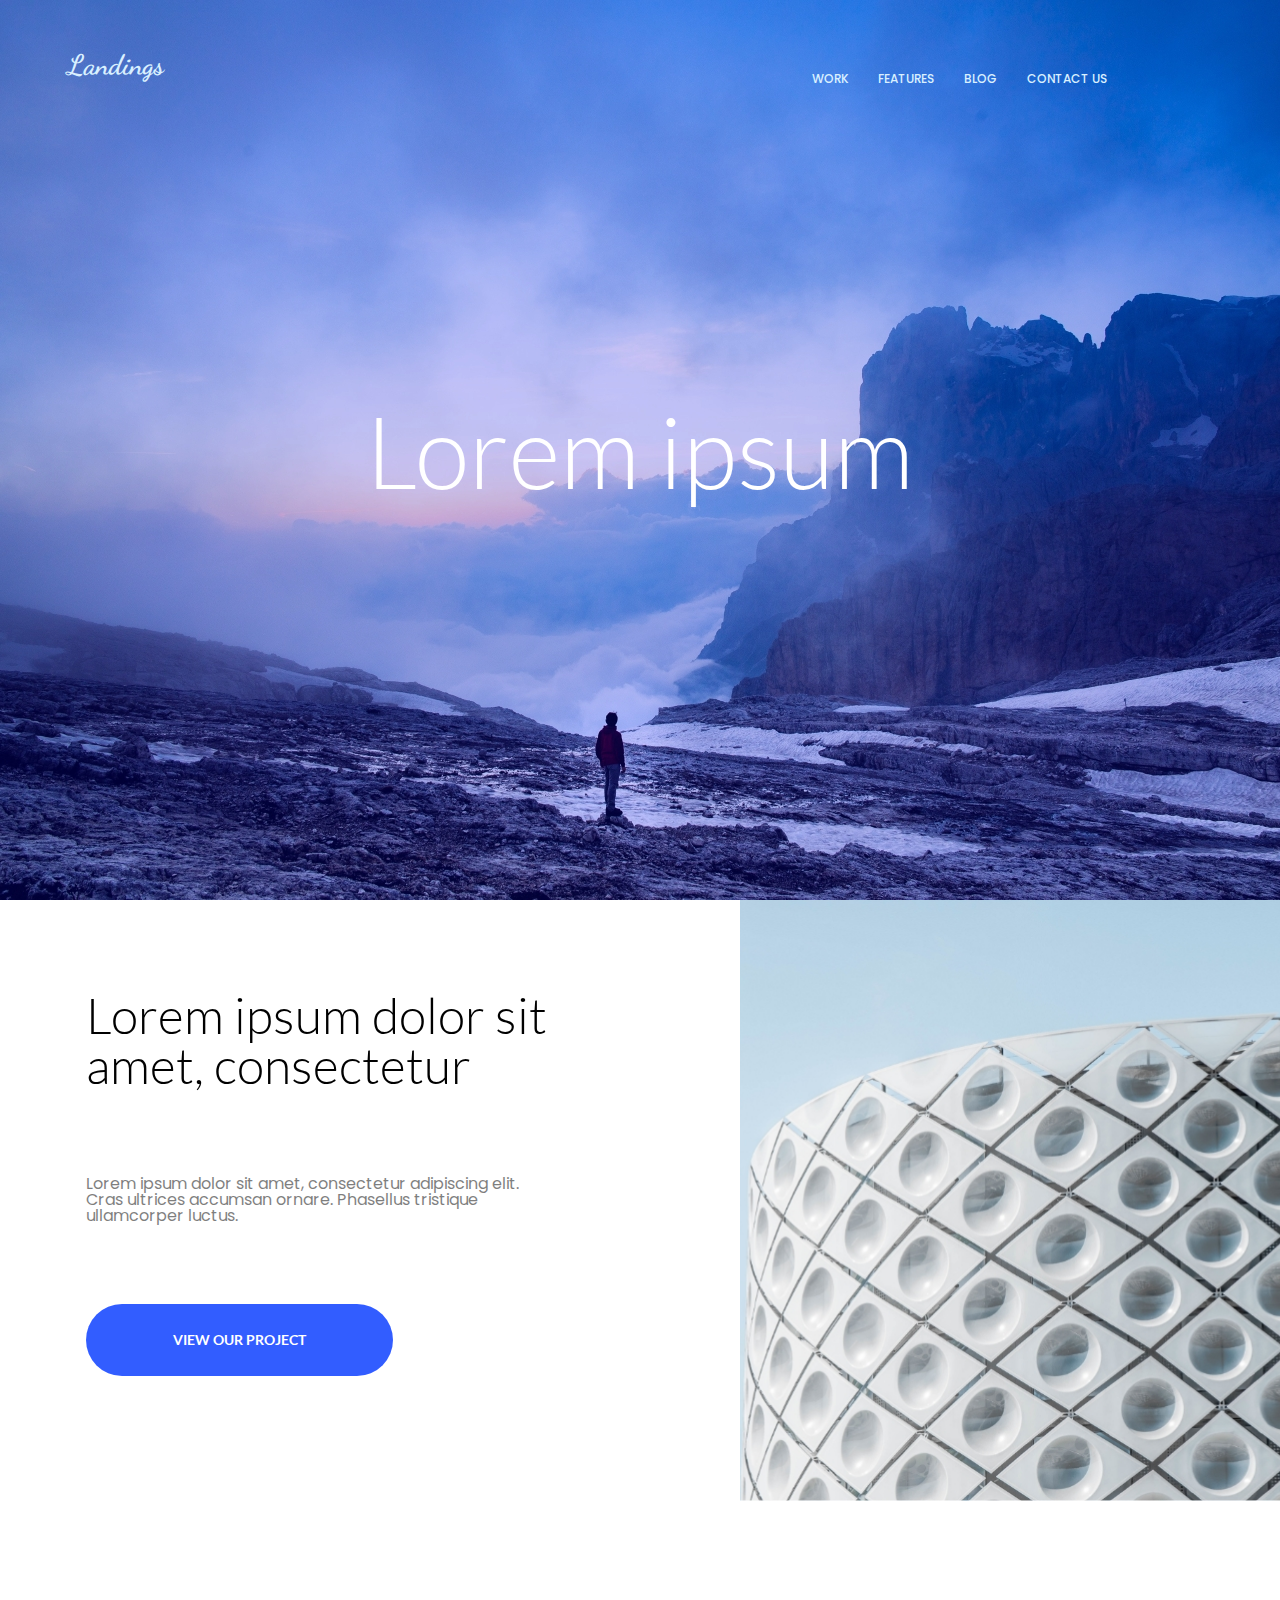
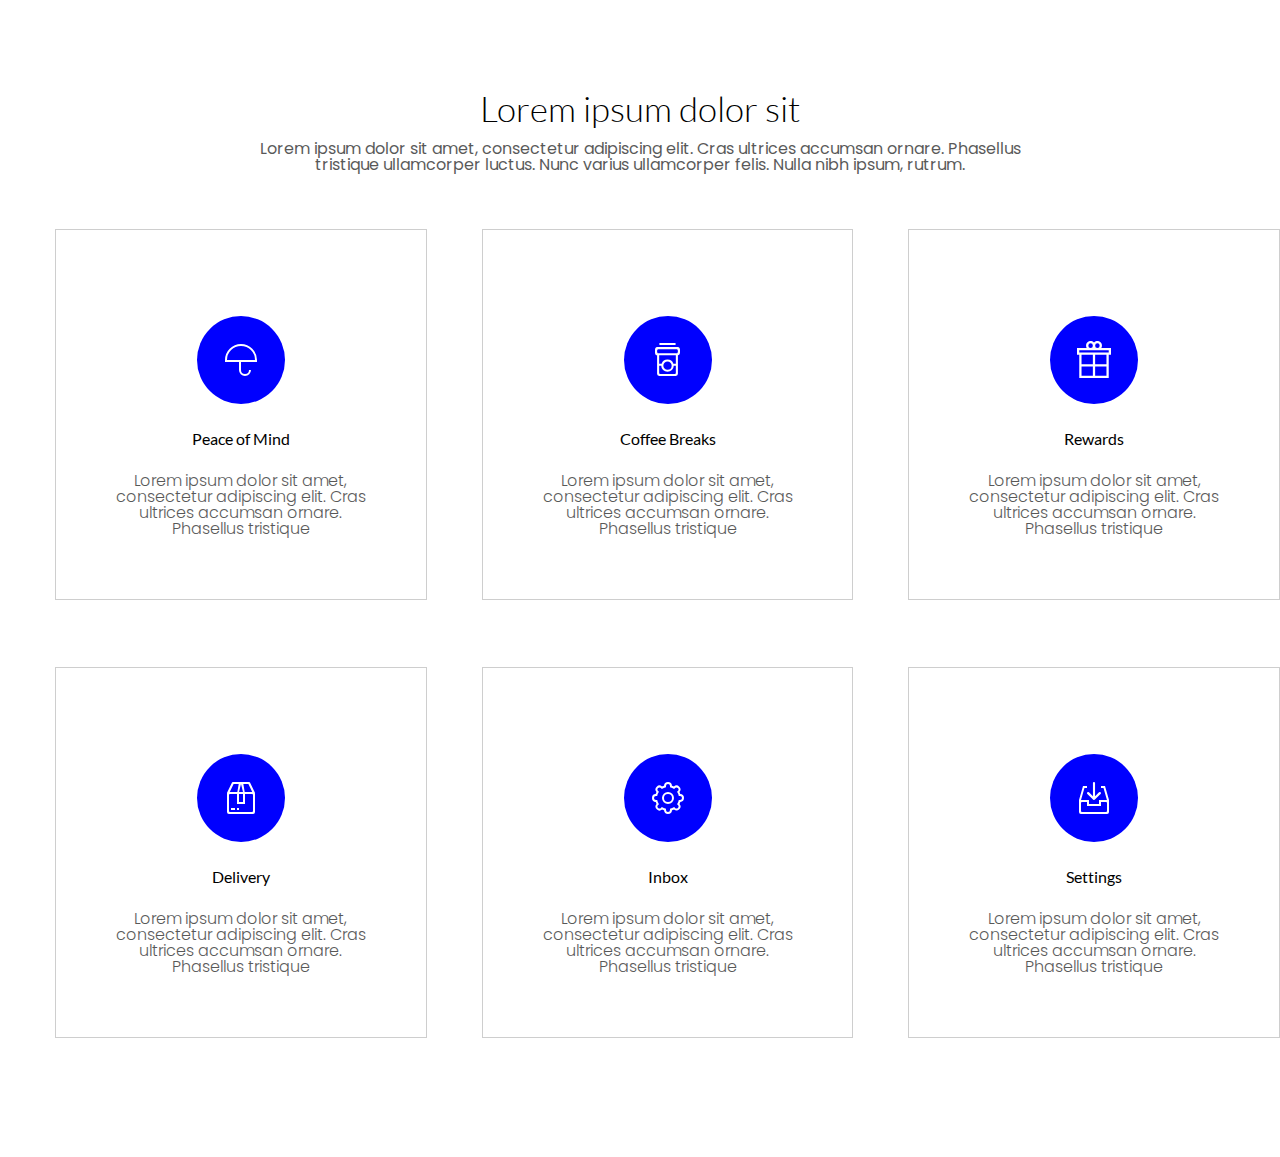
<file: index.html>
<!DOCTYPE html>
<html>
<head>
	<meta charset="utf-8">
	<title> Lesson 8 Monica Tsekvava </title>
	<link rel="stylesheet" type="text/css" href="css/reset.css">
	<link rel="stylesheet" type="text/css" href="css/style.css">
	<link rel="stylesheet" type="text/css" href="fonts/fonts.css">
</head>
<body>
	<header>
		<div class="background">
			<div class="logo">
			<p> Landings </p>
			</div>
			<nav>
			<ul class="list">
				<li class="title">WORK</li>
				<li class="title">FEATURES</li>
				<li class="title">BLOG</li>
				<li class="title">CONTACT US</li>
			</ul>
			</nav>
			<p class="lorem"> Lorem ipsum </p>
		</div>
		
	</header>
	<section>
	<div>
		<div class="box">
			<div class="about">
		<h1 class="wrapper"> Lorem ipsum dolor sit amet, consectetur  </h1>
		<p class ="ab-wrapper"> Lorem ipsum dolor sit amet, consectetur adipiscing elit. Cras ultrices accumsan ornare. Phasellus tristique ullamcorper luctus. </p>
		<p class="bottom"> view our project  </p>
			</div>
		<div class="photo">	</div>
	
	</div>
	</div>
	</section>
	<section>
	<div class="box-wrapp">
		<h2 class="box-wrap"> Lorem ipsum dolor sit </h2>
		<h3 class="about-box"> Lorem ipsum dolor sit amet, consectetur adipiscing elit. Cras ultrices accumsan ornare. Phasellus tristique ullamcorper luctus. Nunc varius ullamcorper felis. Nulla nibh ipsum, rutrum. </h3>
	</div>

		<div class="line-box">
			
				<div class="box1">
				<div class="icon">
				<img src="img/icon1.svg" alt="icon1">
			</div>
			<h3 class="home"> Peace of Mind </h3>
			<p class="home-box"> Lorem ipsum dolor sit amet, consectetur adipiscing elit. Cras ultrices accumsan ornare. Phasellus tristique </p>
			</div>
			
				
			<div class="box1">
				<div class="icon">
				<img src="img/icon2.svg" alt="icon1">
			</div>
			<h3 class="home"> Coffee Breaks </h3>
			<p class="home-box">Lorem ipsum dolor sit amet, consectetur adipiscing elit. Cras ultrices accumsan ornare. Phasellus tristique</p>
			</div>
		
		
			<div class="box1">
				<div class="icon">
				<img src="img/icon3.svg" alt="icon1">
			</div>
			<h3 class="home"> Rewards </h3>
			<p class="home-box">Lorem ipsum dolor sit amet, consectetur adipiscing elit. Cras ultrices accumsan ornare. Phasellus tristique</p>
			</div>
		</div>
		<div class="line-box2">
			
				<div class="box1">
				<div class="icon">
				<img src="img/icon4.svg" alt="icon1">
			</div>
			<h3 class="home"> Delivery </h3>
			<p class="home-box"> Lorem ipsum dolor sit amet, consectetur adipiscing elit. Cras ultrices accumsan ornare. Phasellus tristique </p>
			</div>
			
				
			<div class="box1">
				<div class="icon">
				<img src="img/icon5.svg" alt="icon1">
			</div>
			<h3 class="home"> Inbox </h3>
			<p class="home-box">Lorem ipsum dolor sit amet, consectetur adipiscing elit. Cras ultrices accumsan ornare. Phasellus tristique</p>
			</div>
		
		
			<div class="box1">
				<div class="icon">
				<img  src="img/icon6.svg" alt="icon1">
			</div>
			<h3 class="home"> Settings </h3>
			<p class="home-box">Lorem ipsum dolor sit amet, consectetur adipiscing elit. Cras ultrices accumsan ornare. Phasellus tristique</p>
			</div>
		</div>
</section>
</body>
</html>
</file>
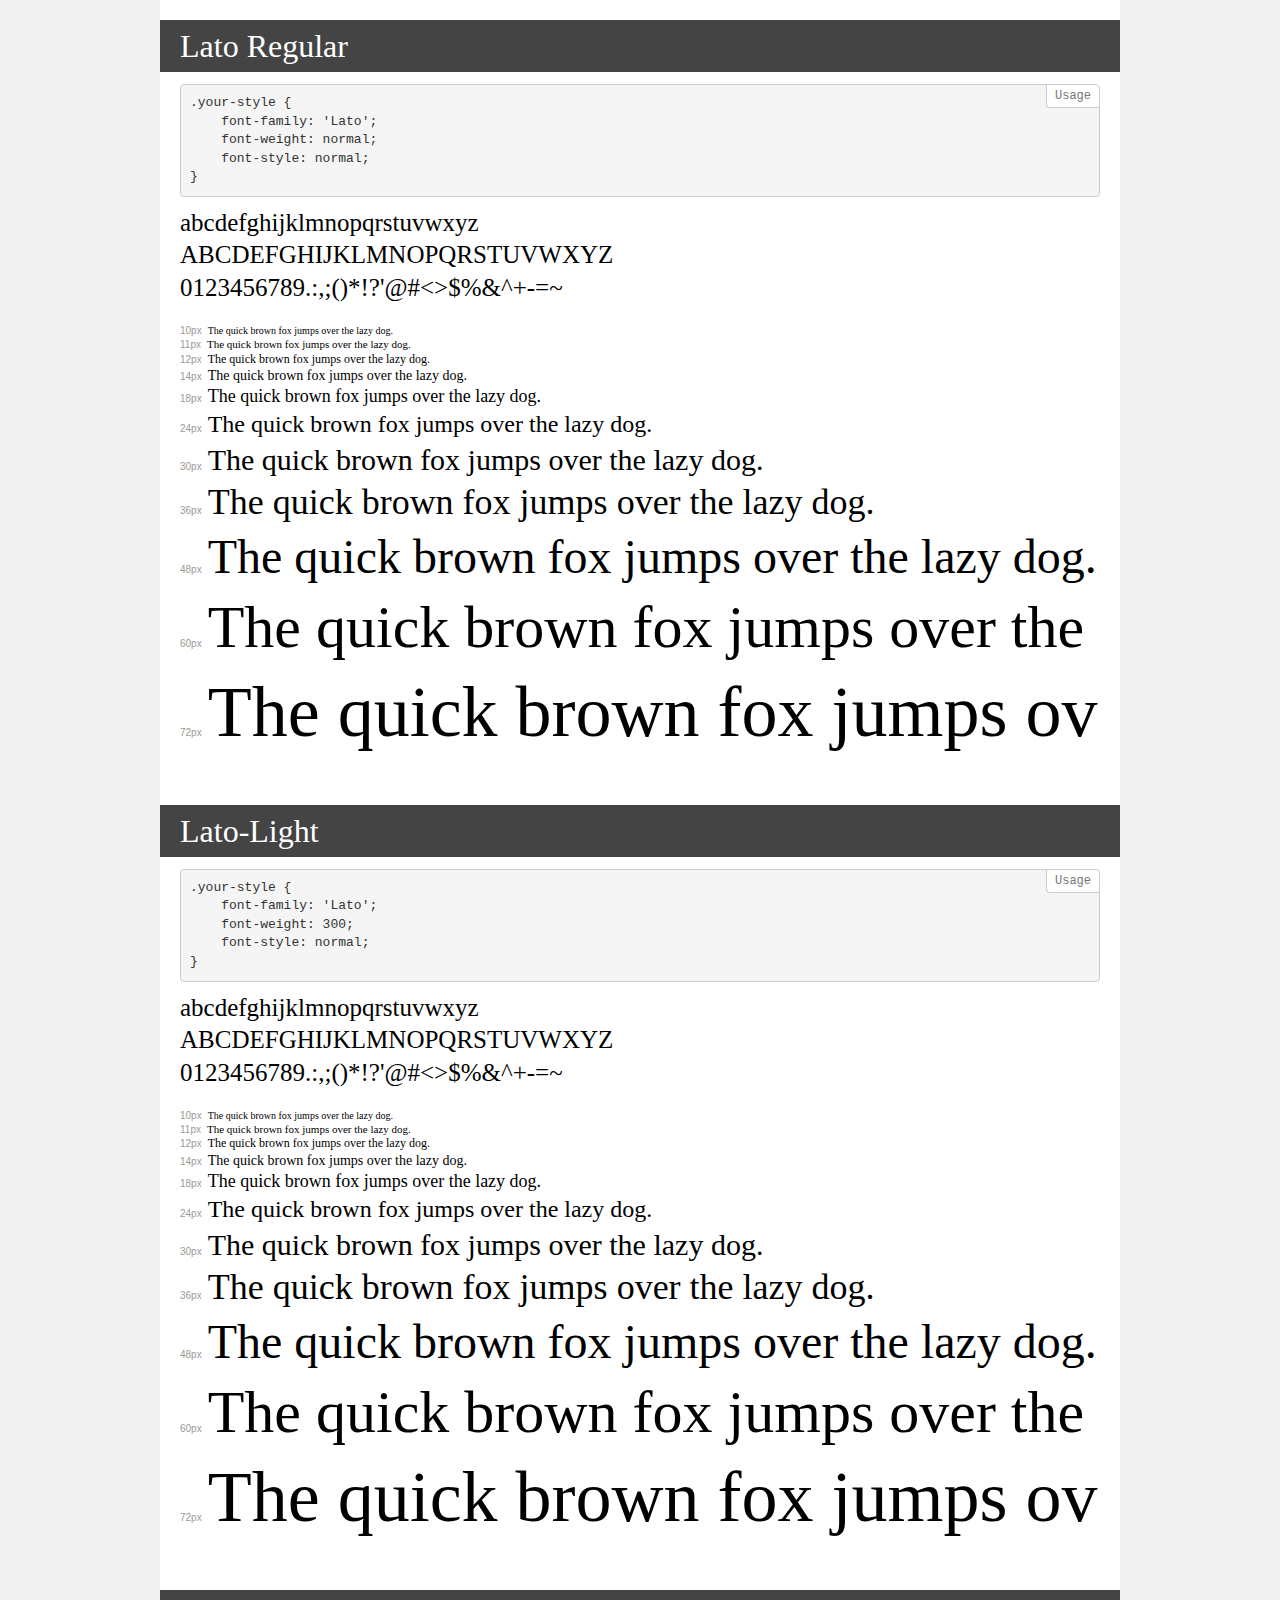
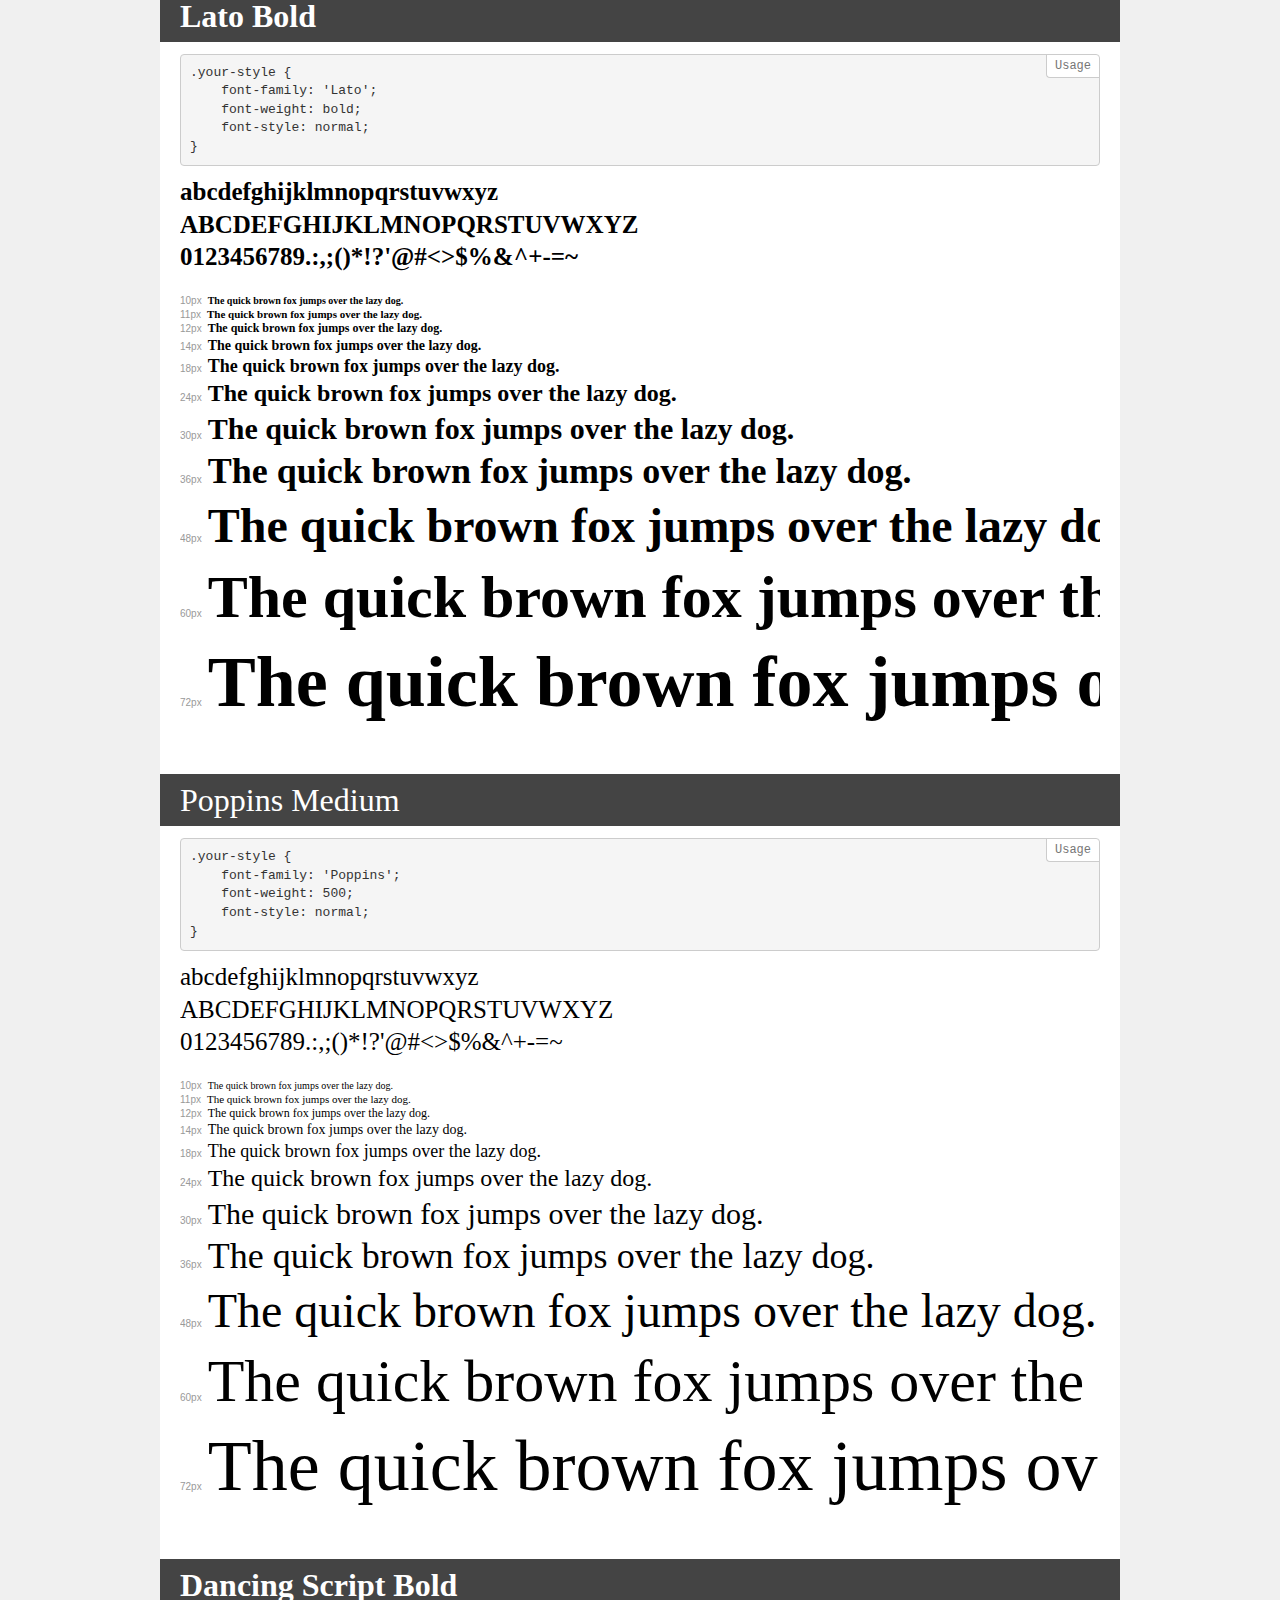
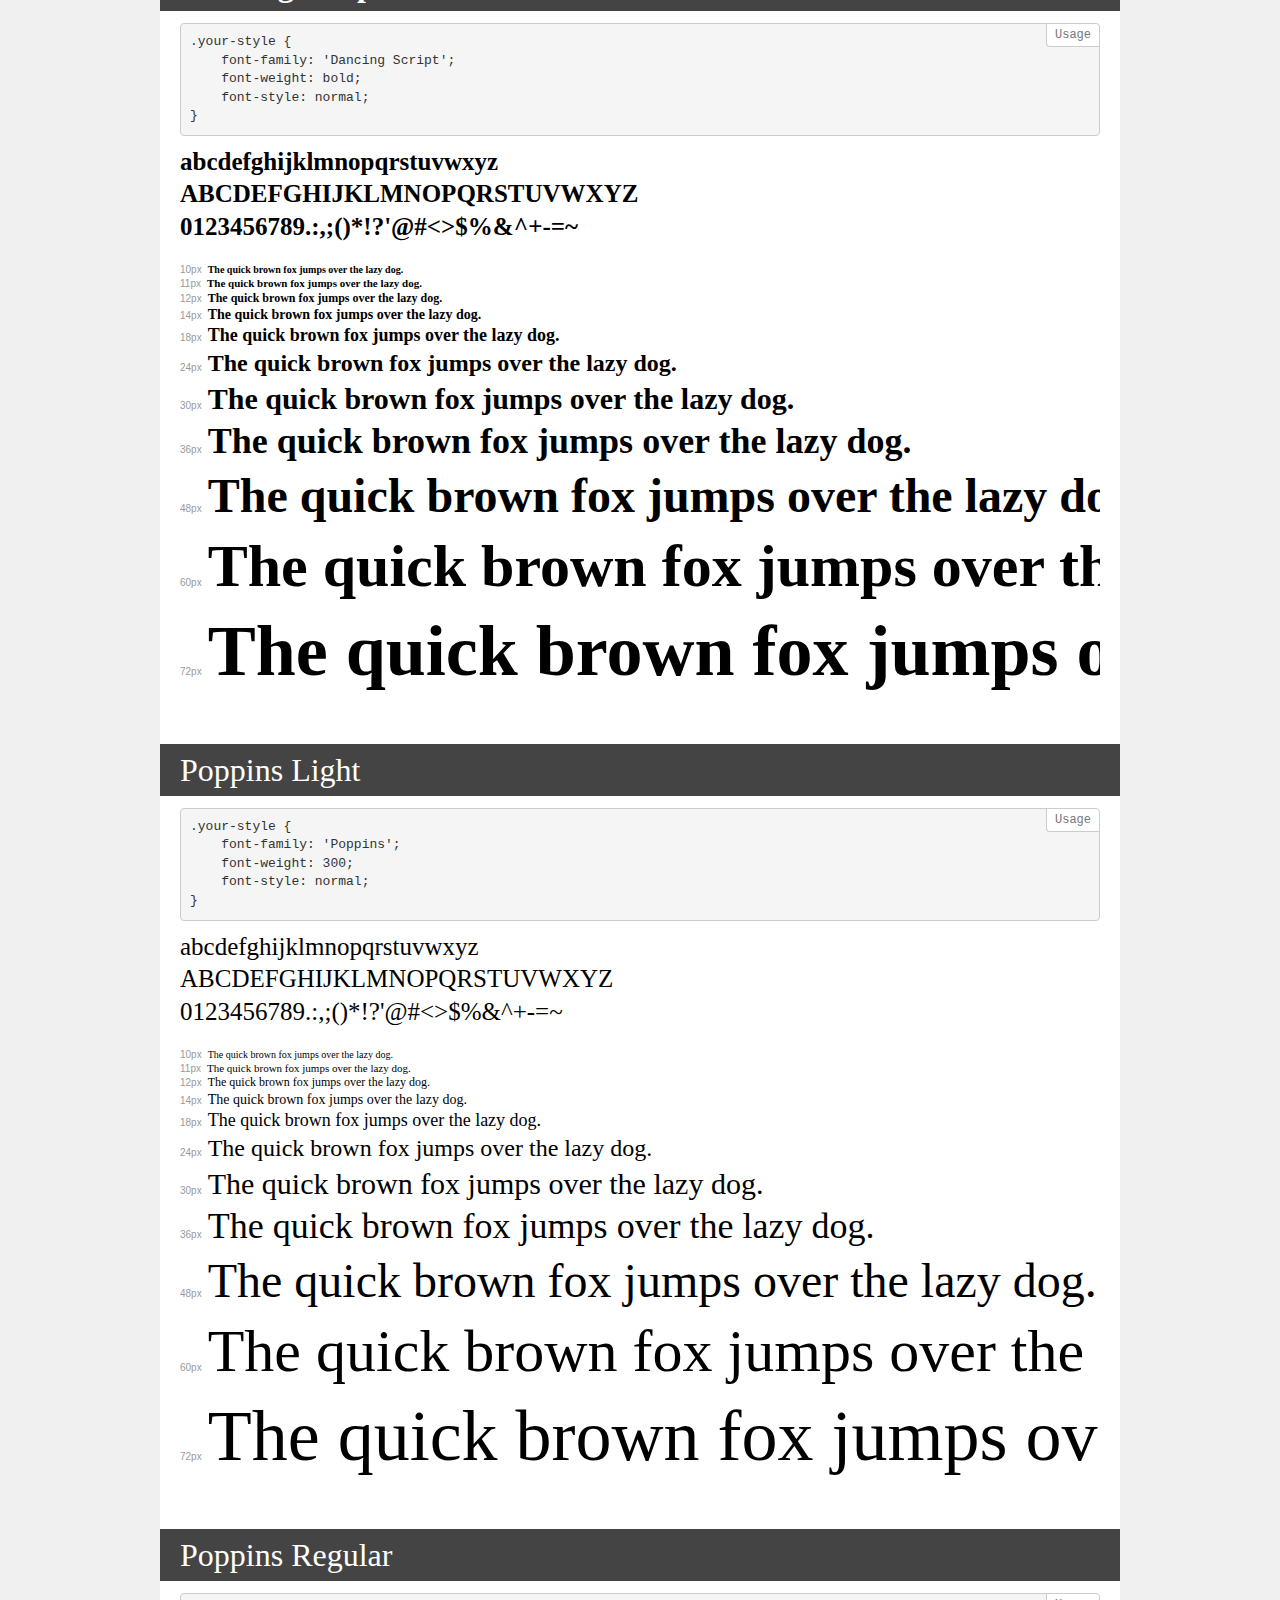
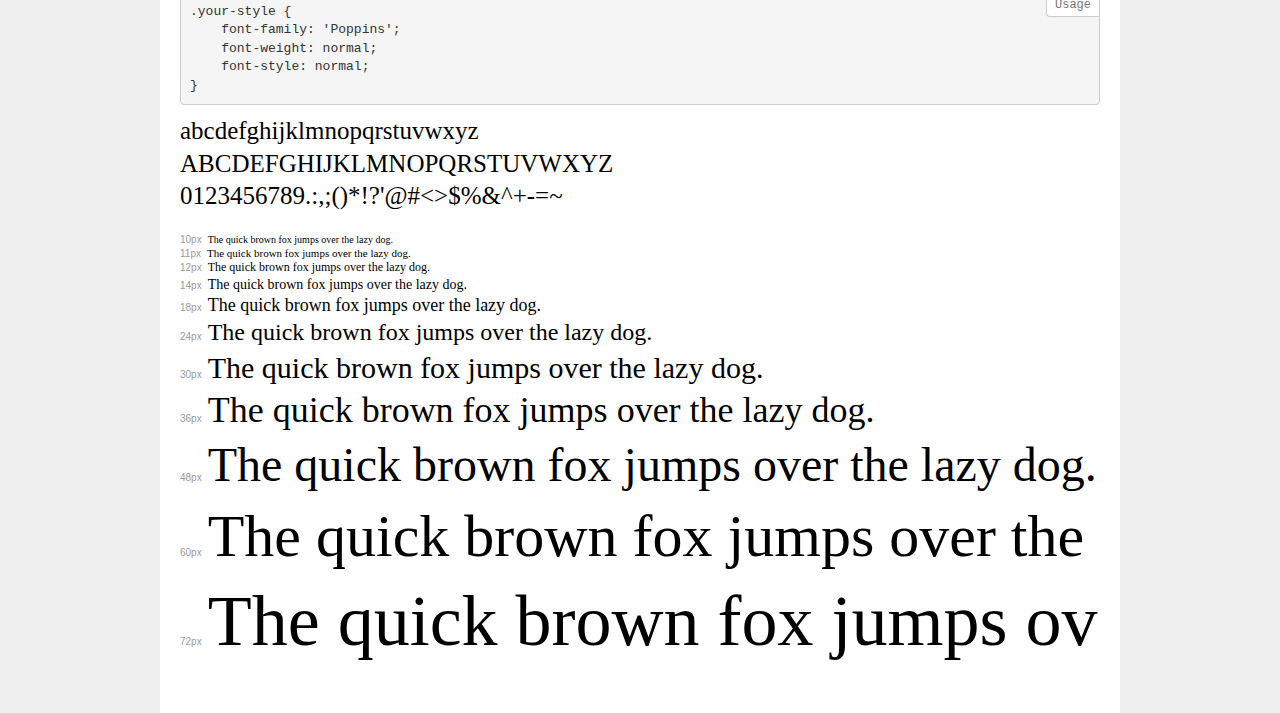
<file: fonts/demo.html>
<!DOCTYPE html>
<html lang="en">
<head>
    <meta charset="utf-8">
    <meta http-equiv="X-UA-Compatible" content="IE=edge">
    <meta name="viewport" content="width=device-width, initial-scale=1">
    <meta name="robots" content="noindex, noarchive">
    <meta name="format-detection" content="telephone=no">
    <title>Transfonter demo</title>
    <link href="stylesheet.css" rel="stylesheet">
    <style>
        /*
        http://meyerweb.com/eric/tools/css/reset/
        v2.0 | 20110126
        License: none (public domain)
        */
        html, body, div, span, applet, object, iframe,
        h1, h2, h3, h4, h5, h6, p, blockquote, pre,
        a, abbr, acronym, address, big, cite, code,
        del, dfn, em, img, ins, kbd, q, s, samp,
        small, strike, strong, sub, sup, tt, var,
        b, u, i, center,
        dl, dt, dd, ol, ul, li,
        fieldset, form, label, legend,
        table, caption, tbody, tfoot, thead, tr, th, td,
        article, aside, canvas, details, embed,
        figure, figcaption, footer, header, hgroup,
        menu, nav, output, ruby, section, summary,
        time, mark, audio, video {
            margin: 0;
            padding: 0;
            border: 0;
            font-size: 100%;
            font: inherit;
            vertical-align: baseline;
        }
        /* HTML5 display-role reset for older browsers */
        article, aside, details, figcaption, figure,
        footer, header, hgroup, menu, nav, section {
            display: block;
        }
        body {
            line-height: 1;
        }
        ol, ul {
            list-style: none;
        }
        blockquote, q {
            quotes: none;
        }
        blockquote:before, blockquote:after,
        q:before, q:after {
            content: '';
            content: none;
        }
        table {
            border-collapse: collapse;
            border-spacing: 0;
        }
        /* demo styles */
        body {
            background: #f0f0f0;
            color: #000;
        }
        .page {
            background: #fff;
            width: 920px;
            margin: 0 auto;
            padding: 20px 20px 0 20px;
            overflow: hidden;
        }
        .font-container {
            overflow-x: auto;
            overflow-y: hidden;
            margin-bottom: 40px;
            line-height: 1.3;
            white-space: nowrap;
            padding-bottom: 5px;
        }
        h1 {
            position: relative;
            background: #444;
            font-size: 32px;
            color: #fff;
            padding: 10px 20px;
            margin: 0 -20px 12px -20px;
        }
        .letters {
            font-size: 25px;
            margin-bottom: 20px;
        }
        .s10:before {
            content: '10px';
        }
        .s11:before {
            content: '11px';
        }
        .s12:before {
            content: '12px';
        }
        .s14:before {
            content: '14px';
        }
        .s18:before {
            content: '18px';
        }
        .s24:before {
            content: '24px';
        }
        .s30:before {
            content: '30px';
        }
        .s36:before {
            content: '36px';
        }
        .s48:before {
            content: '48px';
        }
        .s60:before {
            content: '60px';
        }
        .s72:before {
            content: '72px';
        }
        .s10:before, .s11:before, .s12:before, .s14:before,
        .s18:before, .s24:before, .s30:before, .s36:before,
        .s48:before, .s60:before, .s72:before {
            font-family: Arial, sans-serif;
            font-size: 10px;
            font-weight: normal;
            font-style: normal;
            color: #999;
            padding-right: 6px;
        }
        pre {
            display: block;
            position: relative;
            padding: 9px;
            margin: 0 0 10px;
            font-family: Monaco, Menlo, Consolas, "Courier New", monospace;
            font-size: 13px;
            line-height: 1.428571429;
            color: #333;
            font-weight: normal;
            font-style: normal;
            background-color: #f5f5f5;
            border: 1px solid #ccc;
            overflow-x: auto;
            border-radius: 4px;
        }
        pre:after {
            display: block;
            position: absolute;
            right: 0;
            top: 0;
            content: 'Usage';
            line-height: 1;
            padding: 5px 8px;
            font-size: 12px;
            color: #767676;
            background-color: #fff;
            border: 1px solid #ccc;
            border-right: none;
            border-top: none;
            border-radius: 0 4px 0 4px;
            z-index: 10;
        }
        /* responsive */
        @media (max-width: 959px) {
            .page {
                width: auto;
                margin: 0;
            }
        }
    </style>
</head>
<body>
<div class="page">
    <div class="demo">
        <h1 style="font-family: 'Lato'; font-weight: normal; font-style: normal;">Lato Regular</h1>
        <pre>.your-style {
    font-family: 'Lato';
    font-weight: normal;
    font-style: normal;
}</pre>
        <div class="font-container" style="font-family: 'Lato'; font-weight: normal; font-style: normal;">
            <p class="letters">
                abcdefghijklmnopqrstuvwxyz<br>
ABCDEFGHIJKLMNOPQRSTUVWXYZ<br>
                0123456789.:,;()*!?'@#<>$%&^+-=~
            </p>
            <p class="s10" style="font-size: 10px;">The quick brown fox jumps over the lazy dog.</p>
            <p class="s11" style="font-size: 11px;">The quick brown fox jumps over the lazy dog.</p>
            <p class="s12" style="font-size: 12px;">The quick brown fox jumps over the lazy dog.</p>
            <p class="s14" style="font-size: 14px;">The quick brown fox jumps over the lazy dog.</p>
            <p class="s18" style="font-size: 18px;">The quick brown fox jumps over the lazy dog.</p>
            <p class="s24" style="font-size: 24px;">The quick brown fox jumps over the lazy dog.</p>
            <p class="s30" style="font-size: 30px;">The quick brown fox jumps over the lazy dog.</p>
            <p class="s36" style="font-size: 36px;">The quick brown fox jumps over the lazy dog.</p>
            <p class="s48" style="font-size: 48px;">The quick brown fox jumps over the lazy dog.</p>
            <p class="s60" style="font-size: 60px;">The quick brown fox jumps over the lazy dog.</p>
            <p class="s72" style="font-size: 72px;">The quick brown fox jumps over the lazy dog.</p>
        </div>
    </div>
    <div class="demo">
        <h1 style="font-family: 'Lato'; font-weight: 300; font-style: normal;">Lato-Light</h1>
        <pre>.your-style {
    font-family: 'Lato';
    font-weight: 300;
    font-style: normal;
}</pre>
        <div class="font-container" style="font-family: 'Lato'; font-weight: 300; font-style: normal;">
            <p class="letters">
                abcdefghijklmnopqrstuvwxyz<br>
ABCDEFGHIJKLMNOPQRSTUVWXYZ<br>
                0123456789.:,;()*!?'@#<>$%&^+-=~
            </p>
            <p class="s10" style="font-size: 10px;">The quick brown fox jumps over the lazy dog.</p>
            <p class="s11" style="font-size: 11px;">The quick brown fox jumps over the lazy dog.</p>
            <p class="s12" style="font-size: 12px;">The quick brown fox jumps over the lazy dog.</p>
            <p class="s14" style="font-size: 14px;">The quick brown fox jumps over the lazy dog.</p>
            <p class="s18" style="font-size: 18px;">The quick brown fox jumps over the lazy dog.</p>
            <p class="s24" style="font-size: 24px;">The quick brown fox jumps over the lazy dog.</p>
            <p class="s30" style="font-size: 30px;">The quick brown fox jumps over the lazy dog.</p>
            <p class="s36" style="font-size: 36px;">The quick brown fox jumps over the lazy dog.</p>
            <p class="s48" style="font-size: 48px;">The quick brown fox jumps over the lazy dog.</p>
            <p class="s60" style="font-size: 60px;">The quick brown fox jumps over the lazy dog.</p>
            <p class="s72" style="font-size: 72px;">The quick brown fox jumps over the lazy dog.</p>
        </div>
    </div>
    <div class="demo">
        <h1 style="font-family: 'Lato'; font-weight: bold; font-style: normal;">Lato Bold</h1>
        <pre>.your-style {
    font-family: 'Lato';
    font-weight: bold;
    font-style: normal;
}</pre>
        <div class="font-container" style="font-family: 'Lato'; font-weight: bold; font-style: normal;">
            <p class="letters">
                abcdefghijklmnopqrstuvwxyz<br>
ABCDEFGHIJKLMNOPQRSTUVWXYZ<br>
                0123456789.:,;()*!?'@#<>$%&^+-=~
            </p>
            <p class="s10" style="font-size: 10px;">The quick brown fox jumps over the lazy dog.</p>
            <p class="s11" style="font-size: 11px;">The quick brown fox jumps over the lazy dog.</p>
            <p class="s12" style="font-size: 12px;">The quick brown fox jumps over the lazy dog.</p>
            <p class="s14" style="font-size: 14px;">The quick brown fox jumps over the lazy dog.</p>
            <p class="s18" style="font-size: 18px;">The quick brown fox jumps over the lazy dog.</p>
            <p class="s24" style="font-size: 24px;">The quick brown fox jumps over the lazy dog.</p>
            <p class="s30" style="font-size: 30px;">The quick brown fox jumps over the lazy dog.</p>
            <p class="s36" style="font-size: 36px;">The quick brown fox jumps over the lazy dog.</p>
            <p class="s48" style="font-size: 48px;">The quick brown fox jumps over the lazy dog.</p>
            <p class="s60" style="font-size: 60px;">The quick brown fox jumps over the lazy dog.</p>
            <p class="s72" style="font-size: 72px;">The quick brown fox jumps over the lazy dog.</p>
        </div>
    </div>
    <div class="demo">
        <h1 style="font-family: 'Poppins'; font-weight: 500; font-style: normal;">Poppins Medium</h1>
        <pre>.your-style {
    font-family: 'Poppins';
    font-weight: 500;
    font-style: normal;
}</pre>
        <div class="font-container" style="font-family: 'Poppins'; font-weight: 500; font-style: normal;">
            <p class="letters">
                abcdefghijklmnopqrstuvwxyz<br>
ABCDEFGHIJKLMNOPQRSTUVWXYZ<br>
                0123456789.:,;()*!?'@#<>$%&^+-=~
            </p>
            <p class="s10" style="font-size: 10px;">The quick brown fox jumps over the lazy dog.</p>
            <p class="s11" style="font-size: 11px;">The quick brown fox jumps over the lazy dog.</p>
            <p class="s12" style="font-size: 12px;">The quick brown fox jumps over the lazy dog.</p>
            <p class="s14" style="font-size: 14px;">The quick brown fox jumps over the lazy dog.</p>
            <p class="s18" style="font-size: 18px;">The quick brown fox jumps over the lazy dog.</p>
            <p class="s24" style="font-size: 24px;">The quick brown fox jumps over the lazy dog.</p>
            <p class="s30" style="font-size: 30px;">The quick brown fox jumps over the lazy dog.</p>
            <p class="s36" style="font-size: 36px;">The quick brown fox jumps over the lazy dog.</p>
            <p class="s48" style="font-size: 48px;">The quick brown fox jumps over the lazy dog.</p>
            <p class="s60" style="font-size: 60px;">The quick brown fox jumps over the lazy dog.</p>
            <p class="s72" style="font-size: 72px;">The quick brown fox jumps over the lazy dog.</p>
        </div>
    </div>
    <div class="demo">
        <h1 style="font-family: 'Dancing Script'; font-weight: bold; font-style: normal;">Dancing Script Bold</h1>
        <pre>.your-style {
    font-family: 'Dancing Script';
    font-weight: bold;
    font-style: normal;
}</pre>
        <div class="font-container" style="font-family: 'Dancing Script'; font-weight: bold; font-style: normal;">
            <p class="letters">
                abcdefghijklmnopqrstuvwxyz<br>
ABCDEFGHIJKLMNOPQRSTUVWXYZ<br>
                0123456789.:,;()*!?'@#<>$%&^+-=~
            </p>
            <p class="s10" style="font-size: 10px;">The quick brown fox jumps over the lazy dog.</p>
            <p class="s11" style="font-size: 11px;">The quick brown fox jumps over the lazy dog.</p>
            <p class="s12" style="font-size: 12px;">The quick brown fox jumps over the lazy dog.</p>
            <p class="s14" style="font-size: 14px;">The quick brown fox jumps over the lazy dog.</p>
            <p class="s18" style="font-size: 18px;">The quick brown fox jumps over the lazy dog.</p>
            <p class="s24" style="font-size: 24px;">The quick brown fox jumps over the lazy dog.</p>
            <p class="s30" style="font-size: 30px;">The quick brown fox jumps over the lazy dog.</p>
            <p class="s36" style="font-size: 36px;">The quick brown fox jumps over the lazy dog.</p>
            <p class="s48" style="font-size: 48px;">The quick brown fox jumps over the lazy dog.</p>
            <p class="s60" style="font-size: 60px;">The quick brown fox jumps over the lazy dog.</p>
            <p class="s72" style="font-size: 72px;">The quick brown fox jumps over the lazy dog.</p>
        </div>
    </div>
    <div class="demo">
        <h1 style="font-family: 'Poppins'; font-weight: 300; font-style: normal;">Poppins Light</h1>
        <pre>.your-style {
    font-family: 'Poppins';
    font-weight: 300;
    font-style: normal;
}</pre>
        <div class="font-container" style="font-family: 'Poppins'; font-weight: 300; font-style: normal;">
            <p class="letters">
                abcdefghijklmnopqrstuvwxyz<br>
ABCDEFGHIJKLMNOPQRSTUVWXYZ<br>
                0123456789.:,;()*!?'@#<>$%&^+-=~
            </p>
            <p class="s10" style="font-size: 10px;">The quick brown fox jumps over the lazy dog.</p>
            <p class="s11" style="font-size: 11px;">The quick brown fox jumps over the lazy dog.</p>
            <p class="s12" style="font-size: 12px;">The quick brown fox jumps over the lazy dog.</p>
            <p class="s14" style="font-size: 14px;">The quick brown fox jumps over the lazy dog.</p>
            <p class="s18" style="font-size: 18px;">The quick brown fox jumps over the lazy dog.</p>
            <p class="s24" style="font-size: 24px;">The quick brown fox jumps over the lazy dog.</p>
            <p class="s30" style="font-size: 30px;">The quick brown fox jumps over the lazy dog.</p>
            <p class="s36" style="font-size: 36px;">The quick brown fox jumps over the lazy dog.</p>
            <p class="s48" style="font-size: 48px;">The quick brown fox jumps over the lazy dog.</p>
            <p class="s60" style="font-size: 60px;">The quick brown fox jumps over the lazy dog.</p>
            <p class="s72" style="font-size: 72px;">The quick brown fox jumps over the lazy dog.</p>
        </div>
    </div>
    <div class="demo">
        <h1 style="font-family: 'Poppins'; font-weight: normal; font-style: normal;">Poppins Regular</h1>
        <pre>.your-style {
    font-family: 'Poppins';
    font-weight: normal;
    font-style: normal;
}</pre>
        <div class="font-container" style="font-family: 'Poppins'; font-weight: normal; font-style: normal;">
            <p class="letters">
                abcdefghijklmnopqrstuvwxyz<br>
ABCDEFGHIJKLMNOPQRSTUVWXYZ<br>
                0123456789.:,;()*!?'@#<>$%&^+-=~
            </p>
            <p class="s10" style="font-size: 10px;">The quick brown fox jumps over the lazy dog.</p>
            <p class="s11" style="font-size: 11px;">The quick brown fox jumps over the lazy dog.</p>
            <p class="s12" style="font-size: 12px;">The quick brown fox jumps over the lazy dog.</p>
            <p class="s14" style="font-size: 14px;">The quick brown fox jumps over the lazy dog.</p>
            <p class="s18" style="font-size: 18px;">The quick brown fox jumps over the lazy dog.</p>
            <p class="s24" style="font-size: 24px;">The quick brown fox jumps over the lazy dog.</p>
            <p class="s30" style="font-size: 30px;">The quick brown fox jumps over the lazy dog.</p>
            <p class="s36" style="font-size: 36px;">The quick brown fox jumps over the lazy dog.</p>
            <p class="s48" style="font-size: 48px;">The quick brown fox jumps over the lazy dog.</p>
            <p class="s60" style="font-size: 60px;">The quick brown fox jumps over the lazy dog.</p>
            <p class="s72" style="font-size: 72px;">The quick brown fox jumps over the lazy dog.</p>
        </div>
    </div>
</div>
</body>
</html>
</file>
<file: css/style.css>
.background{
	position: relative;
	background-image: url("../img/background.jpg");
	height: 900px;
	width: 100%;	
	background-repeat: no-repeat;
	background-size: cover;
	background-position: center;
}
.logo{

	position: absolute;
	display: flex;
	margin-left: 67px;
	padding-top: 51px;
	font-size: 28px;
	color:#D9F0FF;
	font-family: 'DancingScript-Bold';
}
.list{
	
	display: flex;
	color:#D9F0FF;
	padding-left:805px;
	line-height: 16px;
	font-size: 12px;
	padding-top: 71px;
	justify-content: flex-end;
	font-family: 'Poppins-Medium';
	
}
.title{
	padding-right: 30px;
}
.title:last-child{
	margin-right:143px;
}
.lorem{
	top:50%;
	left:50%;
	position: absolute;
	font-size: 100px;
	color: #FFFFFF;
	transform: translate(-50%, -50%);
	font-family: 'Lato-Light';
	
}
.box{
	display: flex;
	
}
.about{
	width: 640px;
	height:601px;
	flex-direction: column;
	margin-left: 86px;
	margin-top: 90px;
	margin-bottom: 100px;
	margin-right: 186px;
	width: 50%;
}

.wrapper{
	width: 468px;
	height: 186px;
	font-size: 50px;
	color:black;
	opacity: 100%;
	font-family: 'Lato-Light';
}
.ab-wrapper{
	height: 128px;
	width: 457px;
	font-size: 16px;
	color:black;
	opacity: 50%;
	font-family: 'Poppins-Regular';
}
.bottom {
	display: flex;
	justify-content: center;
	align-items: center;
	border-radius: 36px ;
	background-color: #325DFF;
	color:#FFFFFF;
	width: 307px;
	height: 72px;
	font-size: 14px;
	text-transform: uppercase;
	font-family: 'Lato-Bold';
	

}

.photo{
	background-image: url("../img/photo.jpg");
	background-size: cover;
	width: 100%;
	height:601px;
	margin-bottom: 77px;
	background-position:  center;
	background-repeat: no-repeat;
}


.box-wrap{
	height: 50px;
	width:771px;
	font-size: 35px; 
	text-align: center;
	color:black;
	opacity: 100%;
	font-family: 'Lato-Light';
}
.box-wrapp{
	height: 71px;
	width: 771px;
	margin: 0 auto;
} 

.box1{
	height: 371px;
	width: 374px;
	display: flex;
	flex-direction: column;
	justify-content: center;
	align-items: center;
	margin-left:55px;
	background-color: #FFFFFF;
	border:0.5px solid #CECECE;
	padding-top: 67px;
	padding-bottom: 44px;
	margin-top: 67px;
}
.icon{
	background-color:blue;
	display:flex;
	justify-content: center;
	align-items: center;
	border-radius: 50%;
	height: 88px;
	width: 88px;
	margin: 0 auto;
	
}
.home{
	height: 33px;
	width: 233px;
	text-align: center;
	margin-top:27px;
	margin-bottom: 9px;
	font-family: 'Lato-Regular';
}
.home-box{
	width: 251px;
	text-align: center;
	color:black;
	opacity: 65%;
	font-family: 'Poppins-Light';
}
.line-box2{
	display: flex;
	justify-content: space-around;
	margin-bottom: 119px;
}

.about-box{
	text-align: center;
	color:black;
	opacity: 65%;
	font-family: 'Poppins-Regular';


}
.line-box{
	display: flex;
	justify-content: space-around;

}
</file>
<file: fonts/fonts.css>
@font-face {
    font-family: 'Lato-Regular';
    src: url('Lato-Regular.eot');
    src: url('Lato-Regular.eot?#iefix') format('embedded-opentype'),
        url('Lato-Regular.woff2') format('woff2'),
        url('Lato-Regular.woff') format('woff'),
        url('Lato-Regular.ttf') format('truetype'),
        url('Lato-Regular.svg#Lato-Regular') format('svg');
    font-weight: normal;
    font-style: normal;
    font-display: swap;
}

@font-face {
    font-family: 'Lato-Light';
    src: url('Lato-Light.eot');
    src: url('Lato-Light.eot?#iefix') format('embedded-opentype'),
        url('Lato-Light.woff2') format('woff2'),
        url('Lato-Light.woff') format('woff'),
        url('Lato-Light.ttf') format('truetype'),
        url('Lato-Light.svg#Lato-Light') format('svg');
    font-weight: 300;
    font-style: normal;
    font-display: swap;
}

@font-face {
    font-family: 'Lato-Bold';
    src: url('Lato-Bold.eot');
    src: url('Lato-Bold.eot?#iefix') format('embedded-opentype'),
        url('Lato-Bold.woff2') format('woff2'),
        url('Lato-Bold.woff') format('woff'),
        url('Lato-Bold.ttf') format('truetype'),
        url('Lato-Bold.svg#Lato-Bold') format('svg');
    font-weight: bold;
    font-style: normal;
    font-display: swap;
}

@font-face {
    font-family: 'Poppins-Medium';
    src: url('Poppins-Medium.eot');
    src: url('Poppins-Medium.eot?#iefix') format('embedded-opentype'),
        url('Poppins-Medium.woff2') format('woff2'),
        url('Poppins-Medium.woff') format('woff'),
        url('Poppins-Medium.ttf') format('truetype'),
        url('Poppins-Medium.svg#Poppins-Medium') format('svg');
    font-weight: 500;
    font-style: normal;
    font-display: swap;
}

@font-face {
    font-family: 'DancingScript-Bold';
    src: url('DancingScript-Bold.eot');
    src: url('DancingScript-Bold.eot?#iefix') format('embedded-opentype'),
        url('DancingScript-Bold.woff2') format('woff2'),
        url('DancingScript-Bold.woff') format('woff'),
        url('DancingScript-Bold.ttf') format('truetype'),
        url('DancingScript-Bold.svg#DancingScript-Bold') format('svg');
    font-weight: bold;
    font-style: normal;
    font-display: swap;
}

@font-face {
    font-family: 'Poppins-Light';
    src: url('Poppins-Light.eot');
    src: url('Poppins-Light.eot?#iefix') format('embedded-opentype'),
        url('Poppins-Light.woff2') format('woff2'),
        url('Poppins-Light.woff') format('woff'),
        url('Poppins-Light.ttf') format('truetype'),
        url('Poppins-Light.svg#Poppins-Light') format('svg');
    font-weight: 300;
    font-style: normal;
    font-display: swap;
}

@font-face {
    font-family: 'Poppins-Regular';
    src: url('Poppins-Regular.eot');
    src: url('Poppins-Regular.eot?#iefix') format('embedded-opentype'),
        url('Poppins-Regular.woff2') format('woff2'),
        url('Poppins-Regular.woff') format('woff'),
        url('Poppins-Regular.ttf') format('truetype'),
        url('Poppins-Regular.svg#Poppins-Regular') format('svg');
    font-weight: normal;
    font-style: normal;
    font-display: swap;
}
</file>
<file: fonts/stylesheet.css>
@font-face {
    font-family: 'Lato-Regular';
    src: url('Lato-Regular.eot');
    src: url('Lato-Regular.eot?#iefix') format('embedded-opentype'),
        url('Lato-Regular.woff2') format('woff2'),
        url('Lato-Regular.woff') format('woff'),
        url('Lato-Regular.ttf') format('truetype'),
        url('Lato-Regular.svg#Lato-Regular') format('svg');
    font-weight: normal;
    font-style: normal;
    font-display: swap;
}

@font-face {
    font-family: 'Lato-Light';
    src: url('Lato-Light.eot');
    src: url('Lato-Light.eot?#iefix') format('embedded-opentype'),
        url('Lato-Light.woff2') format('woff2'),
        url('Lato-Light.woff') format('woff'),
        url('Lato-Light.ttf') format('truetype'),
        url('Lato-Light.svg#Lato-Light') format('svg');
    font-weight: 300;
    font-style: normal;
    font-display: swap;
}

@font-face {
    font-family: 'Lato-Bold';
    src: url('Lato-Bold.eot');
    src: url('Lato-Bold.eot?#iefix') format('embedded-opentype'),
        url('Lato-Bold.woff2') format('woff2'),
        url('Lato-Bold.woff') format('woff'),
        url('Lato-Bold.ttf') format('truetype'),
        url('Lato-Bold.svg#Lato-Bold') format('svg');
    font-weight: bold;
    font-style: normal;
    font-display: swap;
}

@font-face {
    font-family: 'Poppins-Medium';
    src: url('Poppins-Medium.eot');
    src: url('Poppins-Medium.eot?#iefix') format('embedded-opentype'),
        url('Poppins-Medium.woff2') format('woff2'),
        url('Poppins-Medium.woff') format('woff'),
        url('Poppins-Medium.ttf') format('truetype'),
        url('Poppins-Medium.svg#Poppins-Medium') format('svg');
    font-weight: 500;
    font-style: normal;
    font-display: swap;
}

@font-face {
    font-family: 'DancingScript-Bold';
    src: url('DancingScript-Bold.eot');
    src: url('DancingScript-Bold.eot?#iefix') format('embedded-opentype'),
        url('DancingScript-Bold.woff2') format('woff2'),
        url('DancingScript-Bold.woff') format('woff'),
        url('DancingScript-Bold.ttf') format('truetype'),
        url('DancingScript-Bold.svg#DancingScript-Bold') format('svg');
    font-weight: bold;
    font-style: normal;
    font-display: swap;
}

@font-face {
    font-family: 'Poppins-Light';
    src: url('Poppins-Light.eot');
    src: url('Poppins-Light.eot?#iefix') format('embedded-opentype'),
        url('Poppins-Light.woff2') format('woff2'),
        url('Poppins-Light.woff') format('woff'),
        url('Poppins-Light.ttf') format('truetype'),
        url('Poppins-Light.svg#Poppins-Light') format('svg');
    font-weight: 300;
    font-style: normal;
    font-display: swap;
}

@font-face {
    font-family: 'Poppins-Regular';
    src: url('Poppins-Regular.eot');
    src: url('Poppins-Regular.eot?#iefix') format('embedded-opentype'),
        url('Poppins-Regular.woff2') format('woff2'),
        url('Poppins-Regular.woff') format('woff'),
        url('Poppins-Regular.ttf') format('truetype'),
        url('Poppins-Regular.svg#Poppins-Regular') format('svg');
    font-weight: normal;
    font-style: normal;
    font-display: swap;
}
</file>
